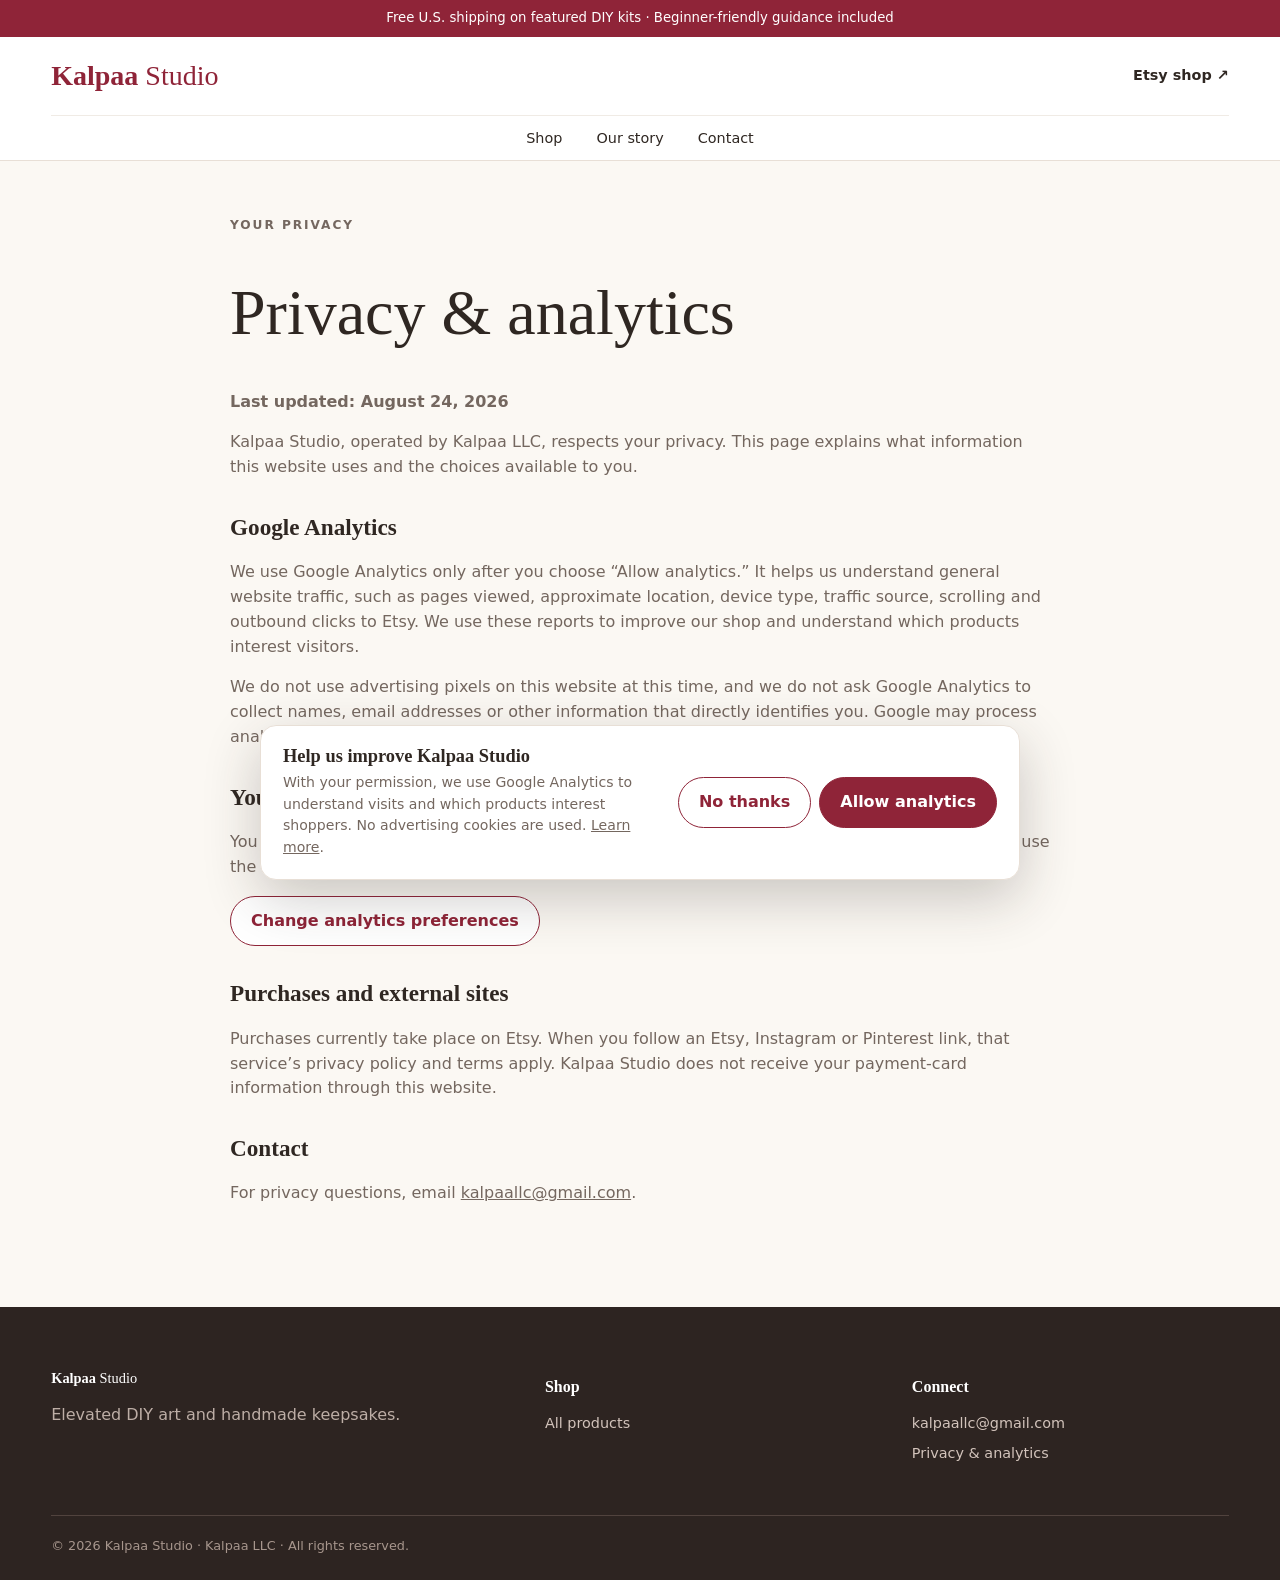
<file: privacy.html>
<!doctype html>
<html lang="en">
<head><meta charset="utf-8"><meta name="viewport" content="width=device-width,initial-scale=1"><title>Privacy & Analytics | Kalpaa Studio</title><meta name="description" content="How Kalpaa Studio uses website analytics and protects visitor privacy."><link rel="stylesheet" href="styles.css"><link rel="stylesheet" href="analytics.css"><script src="analytics.js" defer></script></head>
<body>
  <div class="announcement">Free U.S. shipping on featured DIY kits · Beginner-friendly guidance included</div>
  <header class="site-header"><div class="header-main wrap"><a class="logo" href="index.html">Kalpaa <span>Studio</span></a><div></div><a class="etsy-link" href="https://kalpaastudio.etsy.com" target="_blank" rel="noopener">Etsy shop ↗</a></div><nav class="top-nav wrap"><a href="index.html#shop">Shop</a><a href="index.html#about">Our story</a><a href="index.html#contact">Contact</a></nav></header>
  <main class="privacy-page wrap"><p class="eyebrow">YOUR PRIVACY</p><h1>Privacy & analytics</h1><p><strong>Last updated: August 24, 2026</strong></p><p>Kalpaa Studio, operated by Kalpaa LLC, respects your privacy. This page explains what information this website uses and the choices available to you.</p><h2>Google Analytics</h2><p>We use Google Analytics only after you choose “Allow analytics.” It helps us understand general website traffic, such as pages viewed, approximate location, device type, traffic source, scrolling and outbound clicks to Etsy. We use these reports to improve our shop and understand which products interest visitors.</p><p>We do not use advertising pixels on this website at this time, and we do not ask Google Analytics to collect names, email addresses or other information that directly identifies you. Google may process analytics data according to its own privacy terms.</p><h2>Your choice</h2><p>You may decline analytics and continue using every part of the website. To change your selection, use the button below.</p><button class="button secondary" type="button" data-analytics-settings>Change analytics preferences</button><h2>Purchases and external sites</h2><p>Purchases currently take place on Etsy. When you follow an Etsy, Instagram or Pinterest link, that service’s privacy policy and terms apply. Kalpaa Studio does not receive your payment-card information through this website.</p><h2>Contact</h2><p>For privacy questions, email <a href="mailto:kalpaallc@gmail.com"><u>kalpaallc@gmail.com</u></a>.</p></main>
  <footer><div class="wrap footer-grid"><div><a class="logo light" href="index.html">Kalpaa <span>Studio</span></a><p>Elevated DIY art and handmade keepsakes.</p></div><div><h3>Shop</h3><a href="index.html#shop">All products</a></div><div><h3>Connect</h3><a href="mailto:kalpaallc@gmail.com">kalpaallc@gmail.com</a><a href="privacy.html">Privacy & analytics</a></div></div><div class="wrap copyright">© 2026 Kalpaa Studio · Kalpaa LLC · All rights reserved.</div></footer>
</body>
</html>
</file>
<file: styles.css>
:root{--ink:#2f2722;--muted:#74675f;--cream:#fbf8f3;--paper:#fff;--line:#e8dfd6;--wine:#8f2438;--dark:#6f1729;--soft:#f3e9e4;--shadow:0 14px 38px #422a2117}*{box-sizing:border-box}html{scroll-behavior:smooth}body{margin:0;color:var(--ink);background:var(--cream);font-family:Inter,system-ui,sans-serif;line-height:1.55}a{color:inherit;text-decoration:none}button,input,select{font:inherit}.wrap{width:min(1240px,92%);margin:auto}.announcement{background:var(--wine);color:#fff;text-align:center;padding:8px 16px;font-size:.83rem}.site-header{background:#fffffff7;position:sticky;top:0;z-index:20;border-bottom:1px solid var(--line)}.header-main{min-height:78px;display:grid;grid-template-columns:240px 1fr 150px;align-items:center;gap:28px}.logo{font:700 1.75rem Georgia,serif;color:var(--wine)}.logo span{font-weight:400}.search{display:flex;border:2px solid var(--ink);border-radius:999px;overflow:hidden;background:#fff}.search input{border:0;outline:0;flex:1;padding:12px 18px;min-width:100px}.search button{border:0;background:var(--wine);color:white;width:54px;cursor:pointer;font-size:1.4rem}.etsy-link{text-align:right;font-weight:700;font-size:.9rem}.top-nav{display:flex;justify-content:center;gap:34px;padding:11px 0;border-top:1px solid #f0ebe5;font-size:.9rem}.top-nav a:hover{color:var(--wine)}.hero{padding:32px 0 52px;background:linear-gradient(135deg,#f6eee8,#fffaf4 55%,#eadbcf)}.hero-inner{display:grid;grid-template-columns:.9fr 1.1fr;min-height:500px;overflow:hidden;border-radius:28px;background:#f2e6dd;box-shadow:var(--shadow)}.hero-copy{padding:70px 64px;display:flex;flex-direction:column;justify-content:center}.eyebrow{margin:0 0 12px;color:var(--wine);font-size:.76rem;font-weight:800;letter-spacing:.16em}.hero h1,.shop-heading h2,.story h2{font:500 clamp(2.35rem,4vw,4.8rem)/1.03 Georgia,serif;margin:0 0 20px}.hero-copy>p:not(.eyebrow){font-size:1.08rem;color:var(--muted)}.hero-actions{display:flex;gap:12px;flex-wrap:wrap;margin-top:15px}.button{display:inline-flex;align-items:center;justify-content:center;border-radius:999px;padding:12px 20px;border:1px solid var(--wine);cursor:pointer;font-weight:750}.primary{background:var(--wine);color:#fff}.primary:hover{background:var(--dark)}.ghost,.secondary{background:#fff;color:var(--wine)}.hero-art{min-height:500px;background:url('studio-banner.jpg') center/cover no-repeat}.shop-section{padding:72px 0}.shop-heading{display:flex;align-items:end;justify-content:space-between;border-bottom:1px solid var(--line);padding-bottom:22px;margin-bottom:28px}.shop-heading h2{font-size:2.7rem;margin:0}.market-layout{display:grid;grid-template-columns:245px 1fr;gap:38px}.filters{align-self:start;position:sticky;top:145px}.filters h3{font:600 1.2rem Georgia,serif;margin:0 0 14px}.filter{width:100%;border:0;border-radius:9px;background:transparent;padding:11px 12px;text-align:left;display:flex;justify-content:space-between;cursor:pointer}.filter:hover,.filter.active{background:var(--soft)}.filter.active{color:var(--wine);font-weight:800}.filter span{color:var(--muted);font-size:.84rem}.filter-note{margin-top:24px;padding:18px;border:1px solid var(--line);border-radius:14px;background:#fff}.filter-note strong{color:var(--wine)}.filter-note p{font-size:.84rem;color:var(--muted);margin:7px 0 0}.catalog-toolbar{display:flex;justify-content:space-between;align-items:center;margin-bottom:20px;font-weight:750}.catalog-toolbar select{border:1px solid var(--line);background:#fff;border-radius:999px;padding:9px 14px}.product-grid{display:grid;grid-template-columns:repeat(3,minmax(0,1fr));gap:28px 20px}.product-photo-wrap{position:relative;border-radius:14px;overflow:hidden;background:#f5eee8;aspect-ratio:4/3}.product-photo{width:100%;height:100%;object-fit:contain;object-position:center;transition:.3s}.product-card:hover .product-photo{transform:scale(1.025)}.badge{position:absolute;left:10px;top:10px;background:#fff;border-radius:999px;padding:5px 9px;font-size:.72rem;font-weight:800;box-shadow:0 4px 12px #0002}.product-info{padding:12px 4px 0}.product-info h3{font-size:.95rem;line-height:1.35;margin:0 0 8px;font-weight:650;display:-webkit-box;-webkit-line-clamp:2;-webkit-box-orient:vertical;overflow:hidden}.stars{color:#b06b18;font-size:.8rem;margin-bottom:6px}.price{font-weight:850}.shipping{font-size:.73rem;color:#477248;background:#eaf4ea;border-radius:4px;padding:2px 5px;margin-left:5px}.empty-state{text-align:center;padding:70px 20px;background:#fff;border:1px solid var(--line);border-radius:18px}.value-strip{background:#fff;border-block:1px solid var(--line)}.values{display:grid;grid-template-columns:repeat(4,1fr);padding:45px 0;gap:28px;text-align:center}.values b{font-size:1.5rem;color:var(--wine)}.values h3{font:600 1.08rem Georgia,serif;margin:7px 0}.values p{color:var(--muted);font-size:.88rem;margin:0}.story{display:grid;grid-template-columns:1.3fr .7fr;gap:65px;align-items:center;padding:85px 0}.story h2{font-size:3rem}.story>div>p:not(.eyebrow){color:var(--muted);font-size:1.05rem}.story-card{min-height:270px;border-radius:22px;background:linear-gradient(145deg,var(--wine),#4d1621);color:#fff;padding:40px;display:flex;flex-direction:column;justify-content:end}.story-card span{letter-spacing:.15em;font-size:.75rem}.story-card strong{font:500 1.8rem Georgia,serif;margin:10px 0}footer{background:#2d2421;color:#e9ded6;padding:55px 0 24px}.footer-grid{display:grid;grid-template-columns:1.4fr 1fr 1fr;gap:50px}.logo.light{color:#fff}.footer-grid h3{font:600 1rem Georgia,serif;color:#fff}.footer-grid a{display:block;margin:8px 0;color:#d2c3bb;font-size:.9rem}.footer-grid p{color:#bdaea6}.copyright{border-top:1px solid #51433e;margin-top:42px;padding-top:20px;color:#a7968d;font-size:.8rem}.detail-main{padding:42px 0 80px}.breadcrumbs{font-size:.86rem;color:var(--muted);margin-bottom:24px}.detail-layout{display:grid;grid-template-columns:1.08fr .92fr;gap:55px;align-items:start}.gallery-main{width:100%;aspect-ratio:4/3;object-fit:contain;object-position:center;border-radius:18px;background:#f5eee8}.detail-panel{position:sticky;top:150px}.detail-panel .category{color:var(--wine);font-weight:800;font-size:.8rem;text-transform:uppercase;letter-spacing:.1em}.detail-panel h1{font:500 clamp(1.8rem,3vw,2.8rem)/1.16 Georgia,serif;margin:10px 0 15px}.detail-price{font-size:1.55rem;font-weight:850;margin:18px 0}.stock{color:#467548}.detail-copy{color:var(--muted)}.purchase{display:grid;gap:10px;margin:25px 0}.purchase .button{width:100%;padding:15px}.trust,.detail-box{border:1px solid var(--line);border-radius:14px;background:#fff}.trust details{padding:15px 17px;border-bottom:1px solid var(--line)}.trust details:last-child{border:0}.trust summary{cursor:pointer;font-weight:750}.trust p,.trust li{color:var(--muted);font-size:.9rem}.detail-sections{margin-top:30px;display:grid;gap:18px}.detail-box{padding:24px}.detail-box h2{font:600 1.35rem Georgia,serif;margin-top:0}@media(max-width:960px){.header-main{grid-template-columns:180px 1fr}.etsy-link{display:none}.hero-inner,.detail-layout{grid-template-columns:1fr}.hero-copy{padding:48px 38px}.market-layout{grid-template-columns:1fr}.filters{position:static;display:flex;gap:8px;overflow:auto}.filters h3,.filter-note{display:none}.filter{width:auto;white-space:nowrap;border:1px solid var(--line)}.product-grid{grid-template-columns:repeat(2,1fr)}.detail-panel{position:static}.values{grid-template-columns:repeat(2,1fr)}.story{grid-template-columns:1fr}.footer-grid{grid-template-columns:1fr 1fr}}@media(max-width:620px){.site-header{position:static}.header-main{grid-template-columns:1fr;gap:12px;padding:16px 0}.logo{text-align:center}.top-nav{gap:18px;overflow:auto;justify-content:flex-start}.hero-inner{border-radius:18px}.hero-copy{padding:38px 25px}.hero-art{min-height:300px}.shop-section{padding:50px 0}.shop-heading h2{font-size:2.2rem}.product-grid{gap:22px 12px}.product-info h3{font-size:.86rem}.shipping{display:block;width:max-content;margin:5px 0}.story{padding:60px 0}.footer-grid{grid-template-columns:1fr}.detail-main{padding-top:25px}.detail-layout{gap:25px}}
</file>
<file: analytics.css>
.footer-link{display:block;margin:8px 0;padding:0;border:0;background:transparent;color:#d2c3bb;font-size:.9rem;cursor:pointer}.footer-link:hover{text-decoration:underline}.privacy-page{max-width:820px;padding:55px 0 85px}.privacy-page h1{font:500 clamp(2.3rem,5vw,4rem)/1.08 Georgia,serif}.privacy-page h2{font:600 1.45rem Georgia,serif;margin-top:34px}.privacy-page p,.privacy-page li{color:var(--muted)}.consent-banner{position:fixed;z-index:100;left:50%;bottom:20px;transform:translateX(-50%);width:min(760px,calc(100% - 28px));padding:20px 22px;border:1px solid var(--line);border-radius:16px;background:#fff;box-shadow:0 18px 55px #2d24213d;display:grid;grid-template-columns:1fr auto;gap:18px;align-items:center}.consent-banner h2{font:600 1.15rem Georgia,serif;margin:0 0 5px}.consent-banner p{margin:0;color:var(--muted);font-size:.88rem}.consent-actions{display:flex;gap:8px}.consent-actions button{white-space:nowrap}.consent-banner[hidden]{display:none}@media(max-width:620px){.consent-banner{grid-template-columns:1fr}.consent-actions{display:grid;grid-template-columns:1fr 1fr}.consent-actions .button{padding:10px}}
</file>
